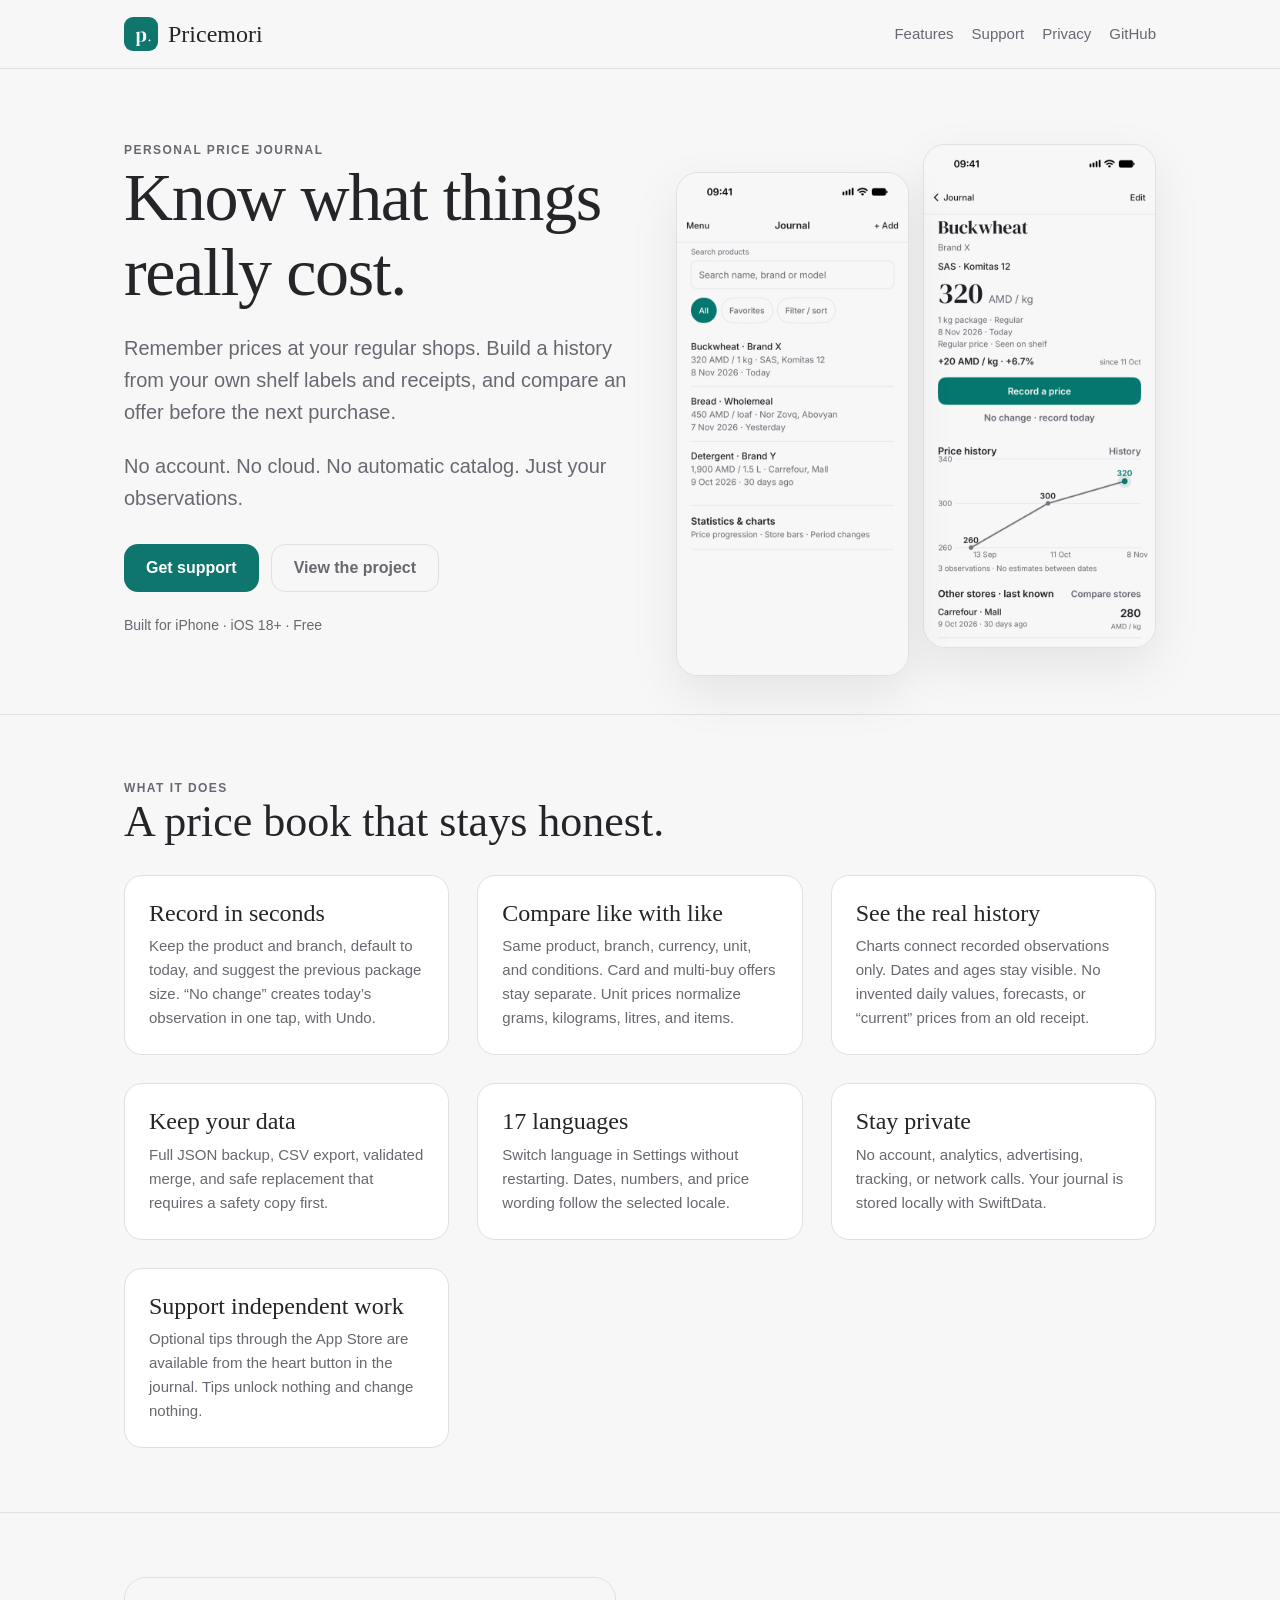
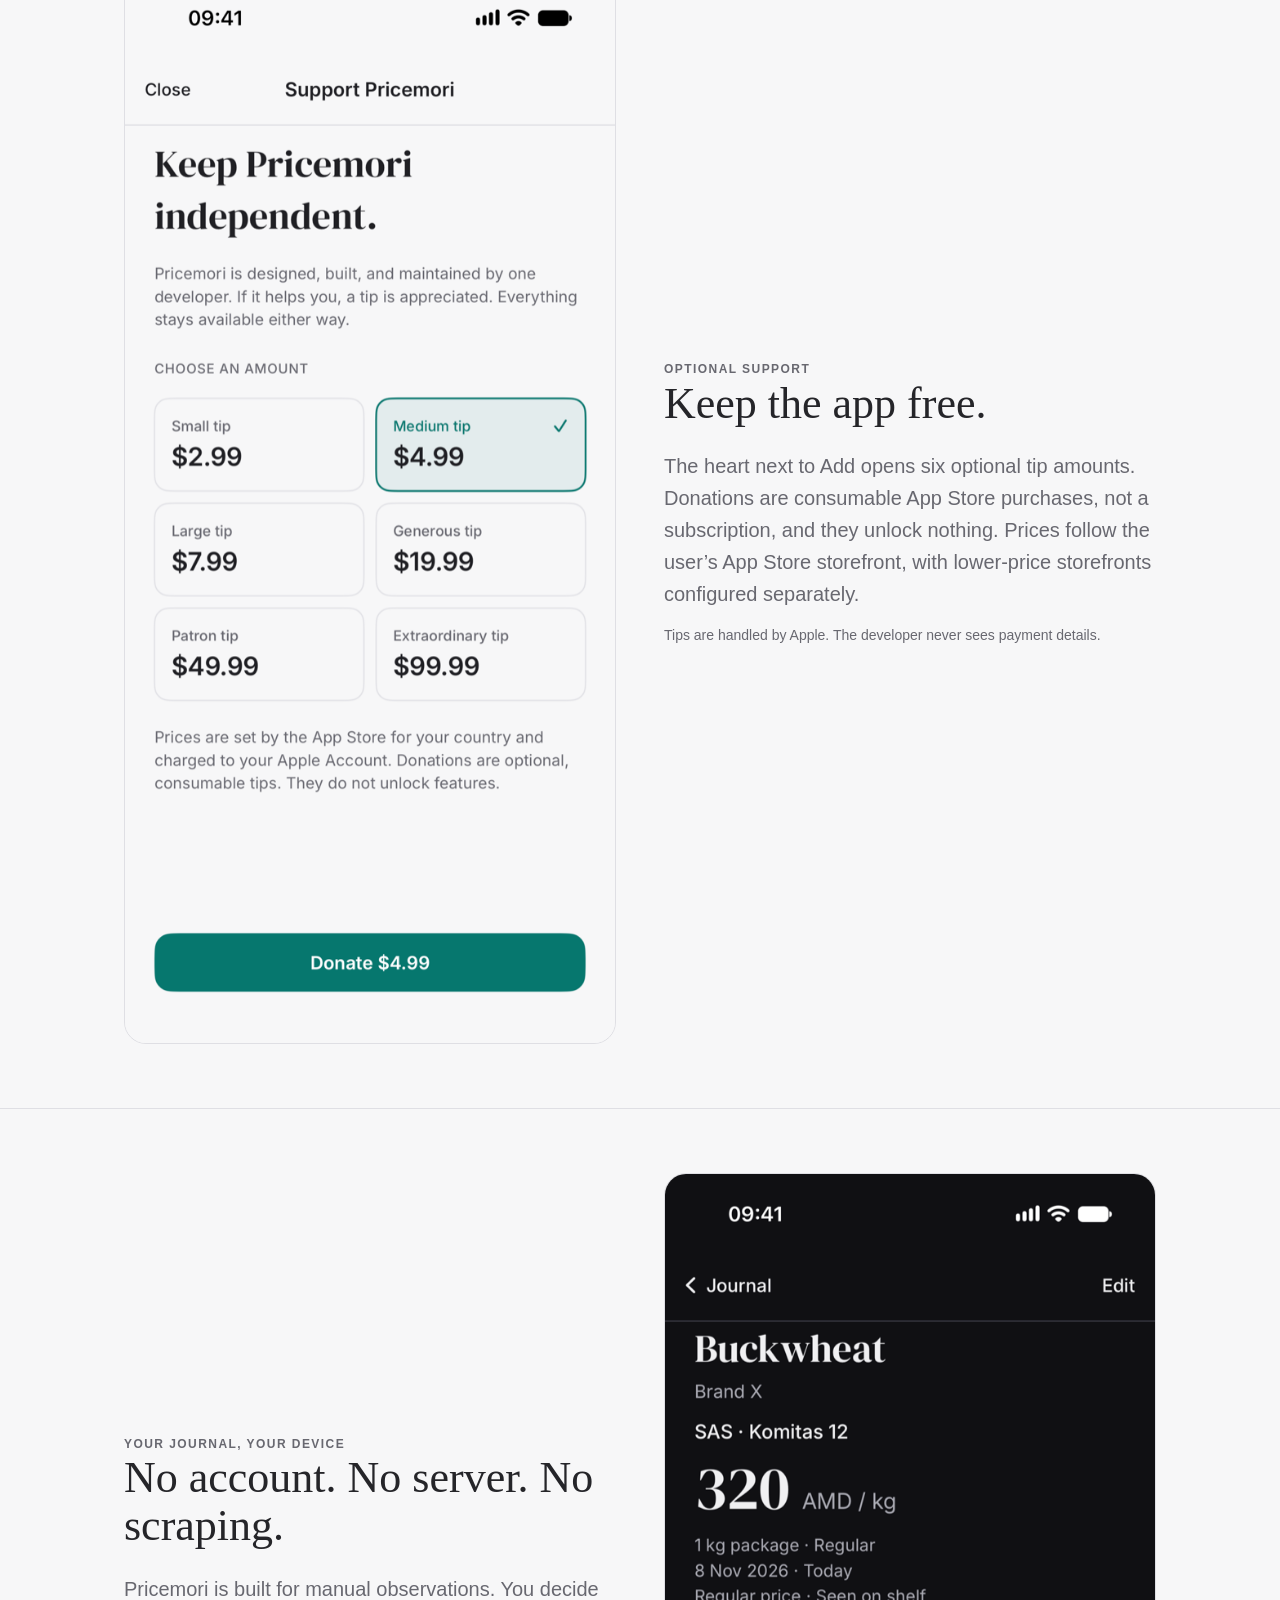
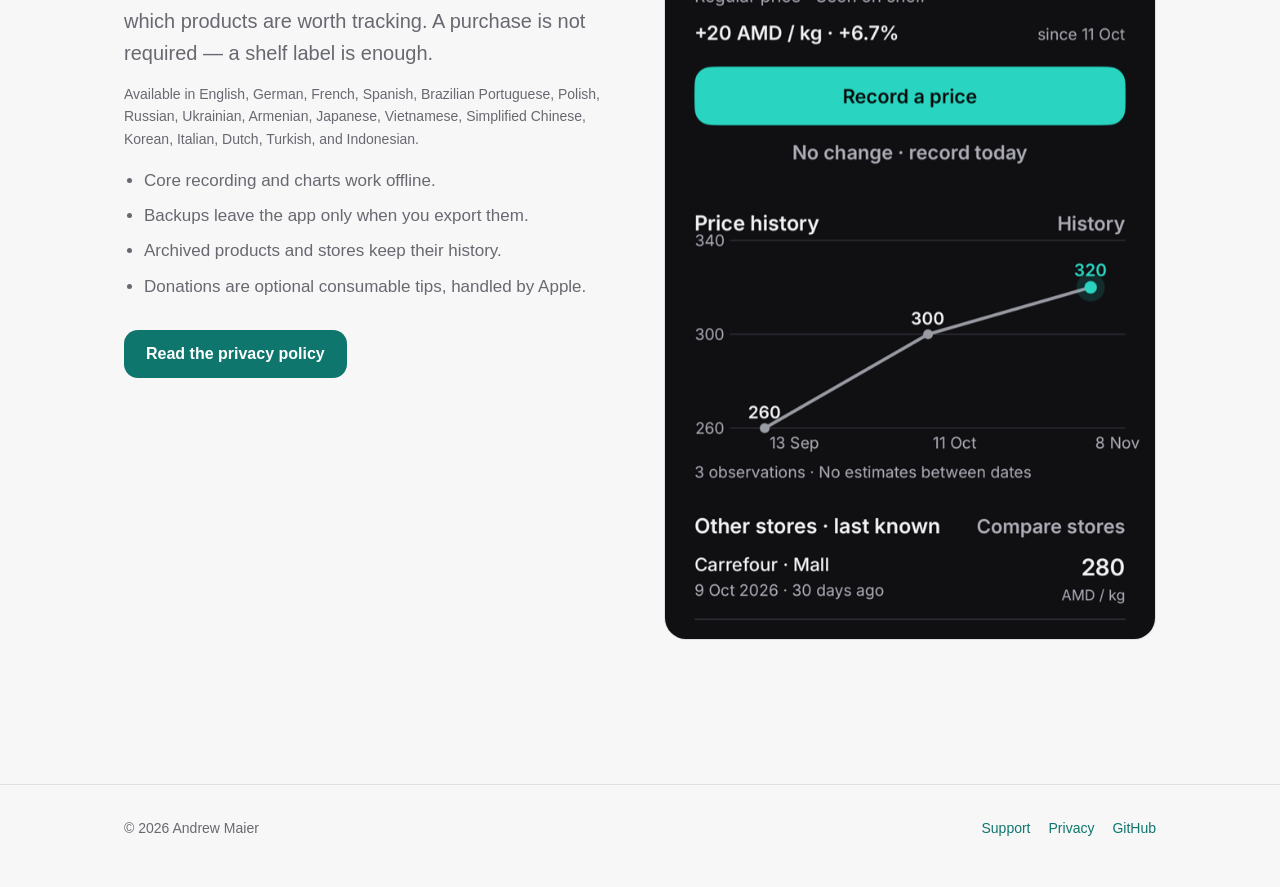
<file: site/index.html>
<!doctype html>
<html lang="en">
<head>
  <meta charset="utf-8">
  <meta name="viewport" content="width=device-width, initial-scale=1">
  <title>Pricemori — a private price journal</title>
  <meta name="description" content="Pricemori is a private, offline price journal for the shops you actually use. Record shelf prices, compare your own observations, and keep your history on your iPhone.">
  <link rel="icon" href="assets/app-icon.png">
  <link rel="stylesheet" href="style.css">
</head>
<body>
  <header class="site">
    <div class="wrap">
      <a class="brand" href="index.html"><img src="assets/app-icon.png" alt="">Pricemori</a>
      <nav class="site">
        <a href="#features">Features</a>
        <a href="support.html">Support</a>
        <a href="privacy.html">Privacy</a>
        <a href="https://github.com/Dronnn/pricemori">GitHub</a>
      </nav>
    </div>
  </header>

  <main>
    <div class="wrap">
      <section class="hero">
        <div>
          <div class="eyebrow">Personal price journal</div>
          <h1>Know what things really cost.</h1>
          <p class="lede">Remember prices at your regular shops. Build a history from your own shelf labels and receipts, and compare an offer before the next purchase.</p>
          <p class="lede">No account. No cloud. No automatic catalog. Just your observations.</p>
          <div class="actions">
            <a class="button" href="support.html">Get support</a>
            <a class="button secondary" href="https://github.com/Dronnn/pricemori">View the project</a>
          </div>
          <p class="fine" style="margin-top: 22px;">Built for iPhone · iOS 18+ · Free</p>
        </div>
        <div class="hero-shots">
          <img src="assets/journal-light.png" alt="Pricemori journal">
          <img src="assets/product-light.png" alt="Pricemori product price history">
        </div>
      </section>
    </div>

    <section class="band" id="features">
      <div class="wrap">
        <div class="eyebrow">What it does</div>
        <h2>A price book that stays honest.</h2>
        <div class="features">
          <div class="feature">
            <h3>Record in seconds</h3>
            <p>Keep the product and branch, default to today, and suggest the previous package size. “No change” creates today’s observation in one tap, with Undo.</p>
          </div>
          <div class="feature">
            <h3>Compare like with like</h3>
            <p>Same product, branch, currency, unit, and conditions. Card and multi-buy offers stay separate. Unit prices normalize grams, kilograms, litres, and items.</p>
          </div>
          <div class="feature">
            <h3>See the real history</h3>
            <p>Charts connect recorded observations only. Dates and ages stay visible. No invented daily values, forecasts, or “current” prices from an old receipt.</p>
          </div>
          <div class="feature">
            <h3>Keep your data</h3>
            <p>Full JSON backup, CSV export, validated merge, and safe replacement that requires a safety copy first.</p>
          </div>
          <div class="feature">
            <h3>17 languages</h3>
            <p>Switch language in Settings without restarting. Dates, numbers, and price wording follow the selected locale.</p>
          </div>
          <div class="feature">
            <h3>Stay private</h3>
            <p>No account, analytics, advertising, tracking, or network calls. Your journal is stored locally with SwiftData.</p>
          </div>
          <div class="feature">
            <h3>Support independent work</h3>
            <p>Optional tips through the App Store are available from the heart button in the journal. Tips unlock nothing and change nothing.</p>
          </div>
        </div>
      </div>
    </section>

    <section class="band">
      <div class="wrap promise">
        <img src="assets/donation-light.png" alt="Optional Pricemori donation screen">
        <div>
          <div class="eyebrow">Optional support</div>
          <h2>Keep the app free.</h2>
          <p class="lede">The heart next to Add opens six optional tip amounts. Donations are consumable App Store purchases, not a subscription, and they unlock nothing. Prices follow the user’s App Store storefront, with lower-price storefronts configured separately.</p>
          <p class="fine">Tips are handled by Apple. The developer never sees payment details.</p>
        </div>
      </div>
    </section>

    <section class="band">
      <div class="wrap promise">
        <div>
          <div class="eyebrow">Your journal, your device</div>
          <h2>No account. No server. No scraping.</h2>
          <p class="lede">Pricemori is built for manual observations. You decide which products are worth tracking. A purchase is not required — a shelf label is enough.</p>
          <p class="fine">Available in English, German, French, Spanish, Brazilian Portuguese, Polish, Russian, Ukrainian, Armenian, Japanese, Vietnamese, Simplified Chinese, Korean, Italian, Dutch, Turkish, and Indonesian.</p>
          <ul>
            <li>Core recording and charts work offline.</li>
            <li>Backups leave the app only when you export them.</li>
            <li>Archived products and stores keep their history.</li>
            <li>Donations are optional consumable tips, handled by Apple.</li>
          </ul>
          <div class="actions">
            <a class="button" href="privacy.html">Read the privacy policy</a>
          </div>
        </div>
        <img src="assets/product-dark.png" alt="Pricemori product screen in dark mode">
      </div>
    </section>
  </main>

  <footer class="site">
    <div class="wrap">
      <span>© 2026 Andrew Maier</span>
      <nav>
        <a href="support.html">Support</a>
        <a href="privacy.html">Privacy</a>
        <a href="https://github.com/Dronnn/pricemori">GitHub</a>
      </nav>
    </div>
  </footer>
</body>
</html>
</file>
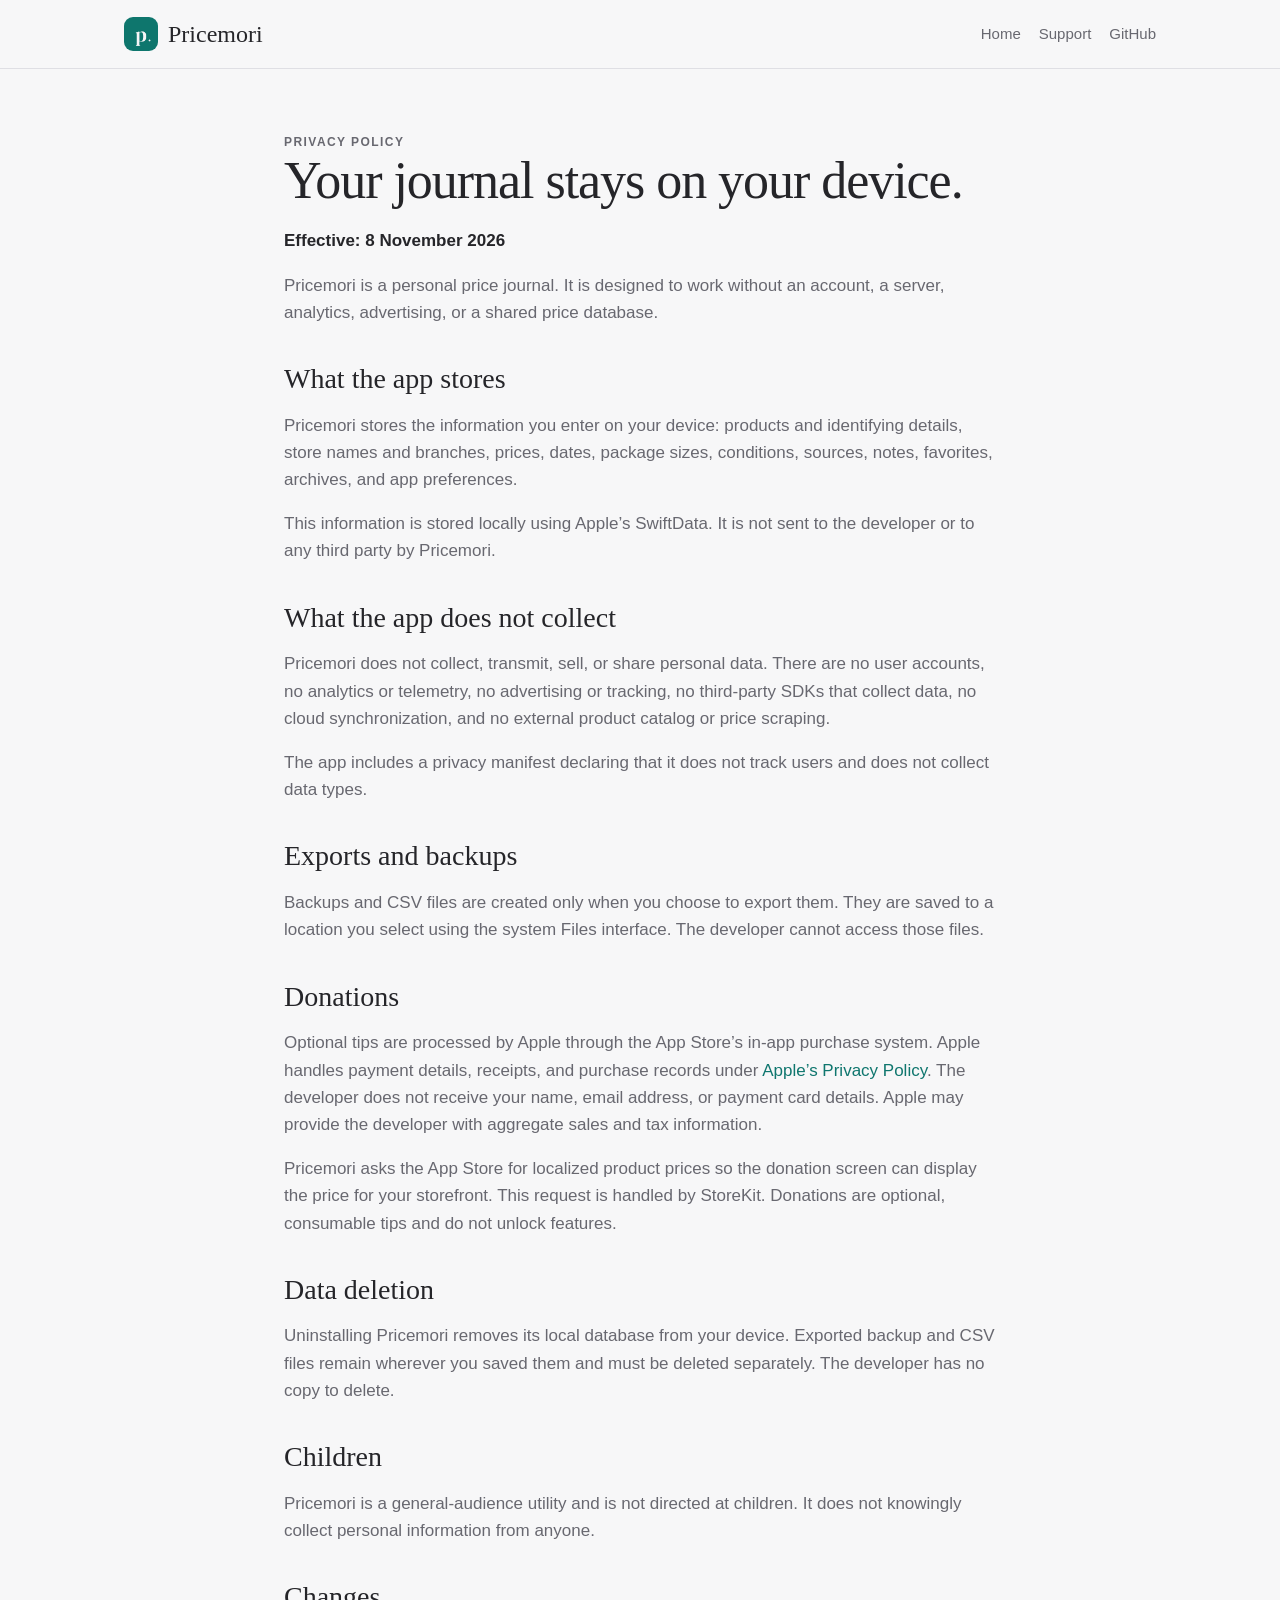
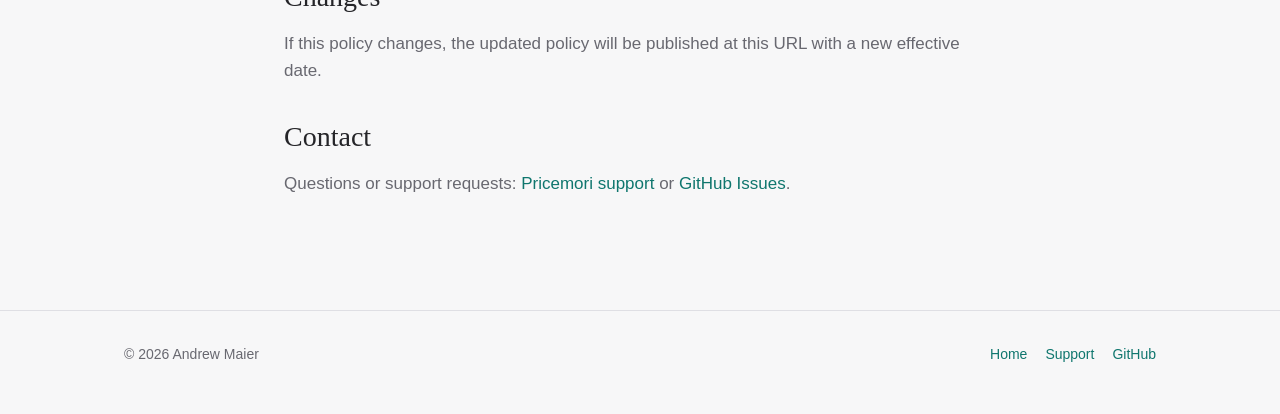
<file: site/privacy.html>
<!doctype html>
<html lang="en">
<head>
  <meta charset="utf-8">
  <meta name="viewport" content="width=device-width, initial-scale=1">
  <title>Privacy — Pricemori</title>
  <meta name="description" content="Pricemori privacy policy: local storage, no accounts, no analytics, no tracking.">
  <link rel="icon" href="assets/app-icon.png">
  <link rel="stylesheet" href="style.css">
</head>
<body>
  <header class="site">
    <div class="wrap">
      <a class="brand" href="index.html"><img src="assets/app-icon.png" alt="">Pricemori</a>
      <nav class="site">
        <a href="index.html">Home</a>
        <a href="support.html">Support</a>
        <a href="https://github.com/Dronnn/pricemori">GitHub</a>
      </nav>
    </div>
  </header>

  <main class="page">
    <div class="eyebrow">Privacy policy</div>
    <h1>Your journal stays on your device.</h1>
    <p><strong>Effective: 8 November 2026</strong></p>
    <p>Pricemori is a personal price journal. It is designed to work without an account, a server, analytics, advertising, or a shared price database.</p>

    <h2>What the app stores</h2>
    <p>Pricemori stores the information you enter on your device: products and identifying details, store names and branches, prices, dates, package sizes, conditions, sources, notes, favorites, archives, and app preferences.</p>
    <p>This information is stored locally using Apple’s SwiftData. It is not sent to the developer or to any third party by Pricemori.</p>

    <h2>What the app does not collect</h2>
    <p>Pricemori does not collect, transmit, sell, or share personal data. There are no user accounts, no analytics or telemetry, no advertising or tracking, no third-party SDKs that collect data, no cloud synchronization, and no external product catalog or price scraping.</p>
    <p>The app includes a privacy manifest declaring that it does not track users and does not collect data types.</p>

    <h2>Exports and backups</h2>
    <p>Backups and CSV files are created only when you choose to export them. They are saved to a location you select using the system Files interface. The developer cannot access those files.</p>

    <h2>Donations</h2>
    <p>Optional tips are processed by Apple through the App Store’s in-app purchase system. Apple handles payment details, receipts, and purchase records under <a href="https://www.apple.com/legal/privacy/">Apple’s Privacy Policy</a>. The developer does not receive your name, email address, or payment card details. Apple may provide the developer with aggregate sales and tax information.</p>
    <p>Pricemori asks the App Store for localized product prices so the donation screen can display the price for your storefront. This request is handled by StoreKit. Donations are optional, consumable tips and do not unlock features.</p>

    <h2>Data deletion</h2>
    <p>Uninstalling Pricemori removes its local database from your device. Exported backup and CSV files remain wherever you saved them and must be deleted separately. The developer has no copy to delete.</p>

    <h2>Children</h2>
    <p>Pricemori is a general-audience utility and is not directed at children. It does not knowingly collect personal information from anyone.</p>

    <h2>Changes</h2>
    <p>If this policy changes, the updated policy will be published at this URL with a new effective date.</p>

    <h2>Contact</h2>
    <p>Questions or support requests: <a href="support.html">Pricemori support</a> or <a href="https://github.com/Dronnn/pricemori/issues">GitHub Issues</a>.</p>
  </main>

  <footer class="site">
    <div class="wrap">
      <span>© 2026 Andrew Maier</span>
      <nav>
        <a href="index.html">Home</a>
        <a href="support.html">Support</a>
        <a href="https://github.com/Dronnn/pricemori">GitHub</a>
      </nav>
    </div>
  </footer>
</body>
</html>
</file>
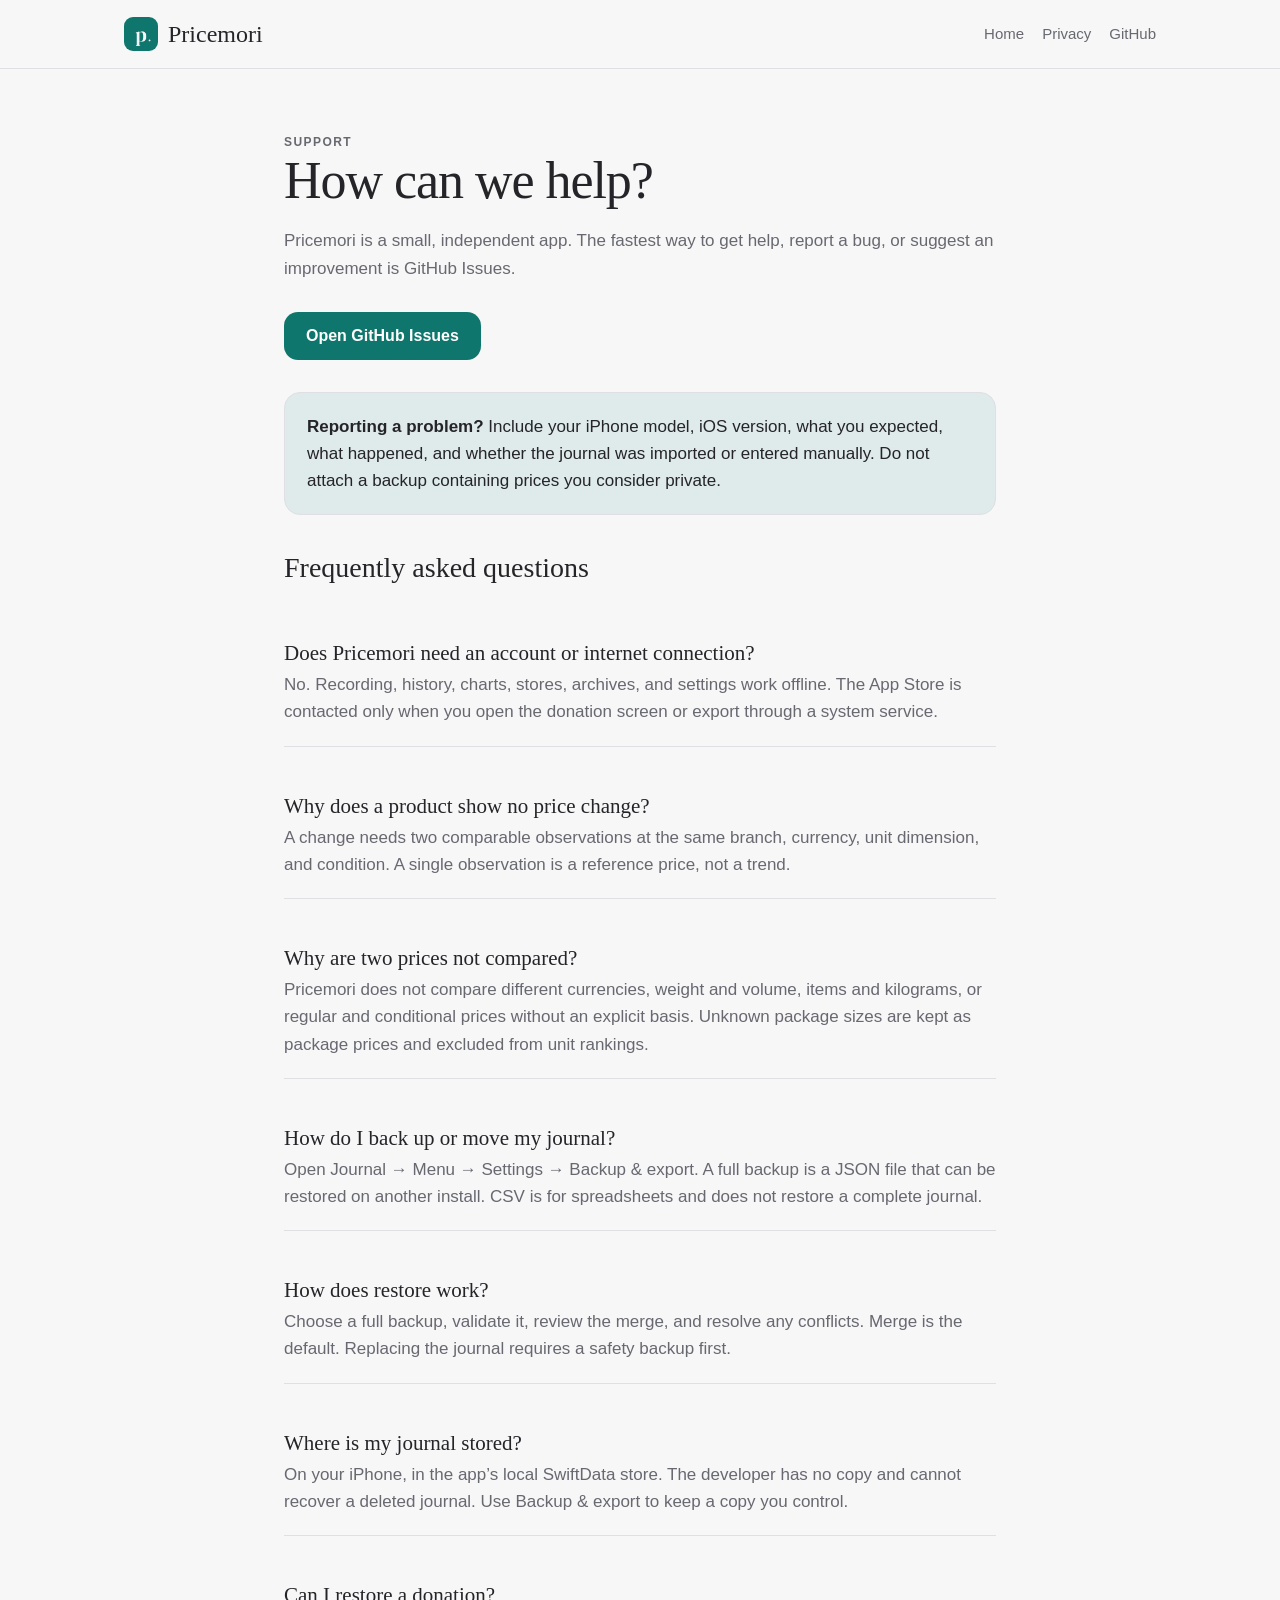
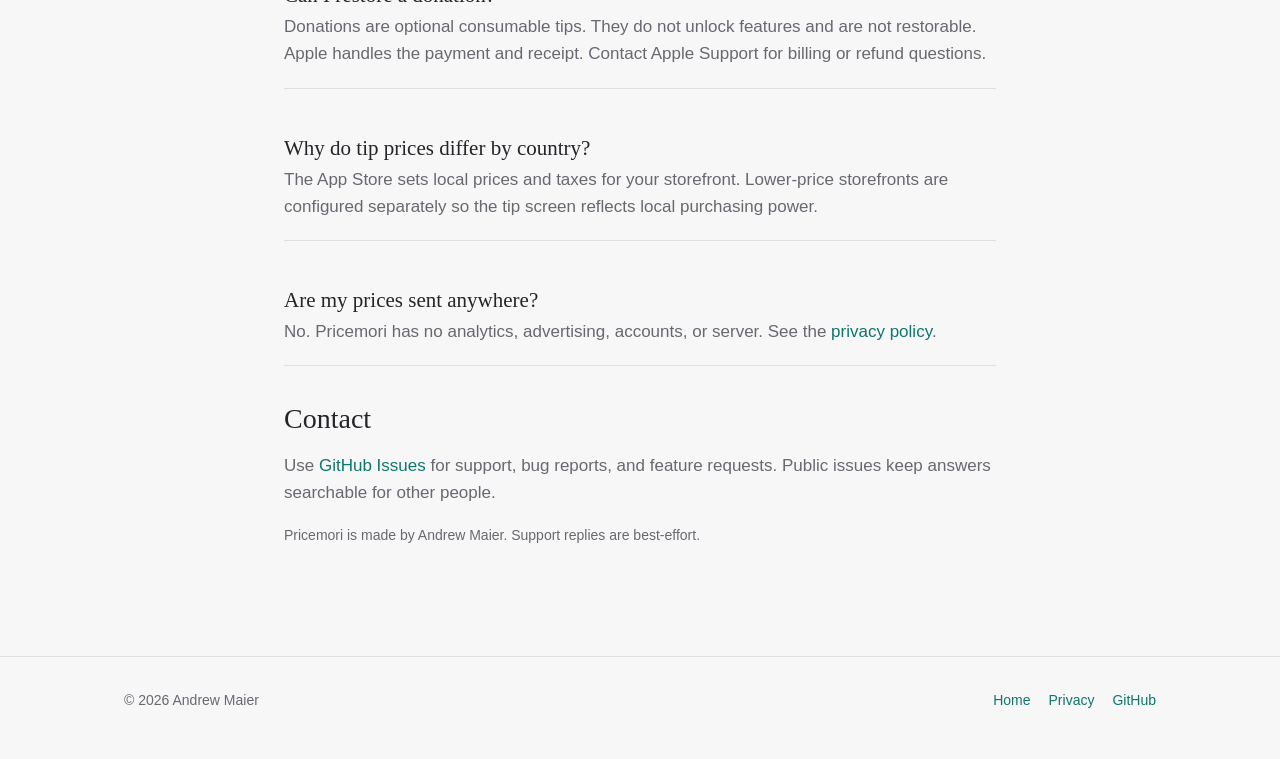
<file: site/support.html>
<!doctype html>
<html lang="en">
<head>
  <meta charset="utf-8">
  <meta name="viewport" content="width=device-width, initial-scale=1">
  <title>Support — Pricemori</title>
  <meta name="description" content="Pricemori support, frequently asked questions, and contact information.">
  <link rel="icon" href="assets/app-icon.png">
  <link rel="stylesheet" href="style.css">
</head>
<body>
  <header class="site">
    <div class="wrap">
      <a class="brand" href="index.html"><img src="assets/app-icon.png" alt="">Pricemori</a>
      <nav class="site">
        <a href="index.html">Home</a>
        <a href="privacy.html">Privacy</a>
        <a href="https://github.com/Dronnn/pricemori">GitHub</a>
      </nav>
    </div>
  </header>

  <main class="page">
    <div class="eyebrow">Support</div>
    <h1>How can we help?</h1>
    <p>Pricemori is a small, independent app. The fastest way to get help, report a bug, or suggest an improvement is GitHub Issues.</p>

    <div class="actions">
      <a class="button" href="https://github.com/Dronnn/pricemori/issues">Open GitHub Issues</a>
    </div>

    <div class="callout" style="margin-top: 32px;">
      <strong>Reporting a problem?</strong> Include your iPhone model, iOS version, what you expected, what happened, and whether the journal was imported or entered manually. Do not attach a backup containing prices you consider private.
    </div>

    <h2>Frequently asked questions</h2>

    <div class="faq">
      <h3>Does Pricemori need an account or internet connection?</h3>
      <p>No. Recording, history, charts, stores, archives, and settings work offline. The App Store is contacted only when you open the donation screen or export through a system service.</p>
    </div>

    <div class="faq">
      <h3>Why does a product show no price change?</h3>
      <p>A change needs two comparable observations at the same branch, currency, unit dimension, and condition. A single observation is a reference price, not a trend.</p>
    </div>

    <div class="faq">
      <h3>Why are two prices not compared?</h3>
      <p>Pricemori does not compare different currencies, weight and volume, items and kilograms, or regular and conditional prices without an explicit basis. Unknown package sizes are kept as package prices and excluded from unit rankings.</p>
    </div>

    <div class="faq">
      <h3>How do I back up or move my journal?</h3>
      <p>Open Journal → Menu → Settings → Backup &amp; export. A full backup is a JSON file that can be restored on another install. CSV is for spreadsheets and does not restore a complete journal.</p>
    </div>

    <div class="faq">
      <h3>How does restore work?</h3>
      <p>Choose a full backup, validate it, review the merge, and resolve any conflicts. Merge is the default. Replacing the journal requires a safety backup first.</p>
    </div>

    <div class="faq">
      <h3>Where is my journal stored?</h3>
      <p>On your iPhone, in the app’s local SwiftData store. The developer has no copy and cannot recover a deleted journal. Use Backup &amp; export to keep a copy you control.</p>
    </div>

    <div class="faq">
      <h3>Can I restore a donation?</h3>
      <p>Donations are optional consumable tips. They do not unlock features and are not restorable. Apple handles the payment and receipt. Contact Apple Support for billing or refund questions.</p>
    </div>

    <div class="faq">
      <h3>Why do tip prices differ by country?</h3>
      <p>The App Store sets local prices and taxes for your storefront. Lower-price storefronts are configured separately so the tip screen reflects local purchasing power.</p>
    </div>

    <div class="faq">
      <h3>Are my prices sent anywhere?</h3>
      <p>No. Pricemori has no analytics, advertising, accounts, or server. See the <a href="privacy.html">privacy policy</a>.</p>
    </div>

    <h2>Contact</h2>
    <p>Use <a href="https://github.com/Dronnn/pricemori/issues">GitHub Issues</a> for support, bug reports, and feature requests. Public issues keep answers searchable for other people.</p>
    <p class="fine">Pricemori is made by Andrew Maier. Support replies are best-effort.</p>
  </main>

  <footer class="site">
    <div class="wrap">
      <span>© 2026 Andrew Maier</span>
      <nav>
        <a href="index.html">Home</a>
        <a href="privacy.html">Privacy</a>
        <a href="https://github.com/Dronnn/pricemori">GitHub</a>
      </nav>
    </div>
  </footer>
</body>
</html>
</file>
<file: site/style.css>
:root {
  --bg: #f7f7f8;
  --surface: #ffffff;
  --text: #252529;
  --secondary: #686870;
  --line: #dfdfe4;
  --accent: #0f766e;
  --accent-soft: rgba(15, 118, 110, 0.1);
  --serif: "Iowan Old Style", "Palatino Linotype", Georgia, serif;
  --sans: -apple-system, BlinkMacSystemFont, "Segoe UI", sans-serif;
}

@media (prefers-color-scheme: dark) {
  :root {
    --bg: #17171a;
    --surface: #1d1d21;
    --text: #f0f0f2;
    --secondary: #aaaab3;
    --line: #3a3a42;
    --accent: #2dd4bf;
    --accent-soft: rgba(45, 212, 191, 0.1);
  }
}

* { box-sizing: border-box; }

html { scroll-behavior: smooth; }

body {
  margin: 0;
  background: var(--bg);
  color: var(--text);
  font-family: var(--sans);
  font-size: 17px;
  line-height: 1.6;
  -webkit-font-smoothing: antialiased;
}

a { color: var(--accent); text-decoration: none; }
a:hover { text-decoration: underline; }

.wrap {
  max-width: 1080px;
  margin: 0 auto;
  padding: 0 24px;
}

header.site {
  border-bottom: 1px solid var(--line);
  background: var(--bg);
}

header.site .wrap {
  display: flex;
  align-items: center;
  gap: 12px;
  min-height: 68px;
}

.brand {
  display: flex;
  align-items: center;
  gap: 10px;
  color: var(--text);
  font-family: var(--serif);
  font-size: 24px;
}

.brand img {
  width: 34px;
  height: 34px;
  border-radius: 9px;
}

nav.site {
  margin-left: auto;
  display: flex;
  gap: 18px;
  font-size: 15px;
}

nav.site a { color: var(--secondary); }

main { padding-bottom: 80px; }

.hero {
  display: grid;
  grid-template-columns: 1.05fr 1fr;
  gap: 48px;
  align-items: center;
  padding: 72px 0 64px;
}

.eyebrow {
  color: var(--secondary);
  font-size: 12px;
  font-weight: 600;
  letter-spacing: 0.12em;
  text-transform: uppercase;
}

h1, h2, h3 {
  font-family: var(--serif);
  font-weight: 400;
  line-height: 1.1;
  margin: 0;
}

h1 {
  font-size: clamp(42px, 6vw, 68px);
  letter-spacing: -0.02em;
}

h2 {
  font-size: clamp(30px, 4vw, 44px);
  margin-bottom: 18px;
}

h3 { font-size: 24px; margin-bottom: 8px; }

.lede {
  color: var(--secondary);
  font-size: 20px;
  max-width: 540px;
  margin: 22px 0 0;
}

.actions {
  display: flex;
  flex-wrap: wrap;
  gap: 12px;
  margin-top: 30px;
}

.button {
  display: inline-flex;
  align-items: center;
  justify-content: center;
  min-height: 48px;
  padding: 0 22px;
  border-radius: 14px;
  background: var(--accent);
  color: #fff;
  font-size: 16px;
  font-weight: 600;
}

@media (prefers-color-scheme: dark) {
  .button { color: #0d1313; }
}

.button.secondary {
  background: transparent;
  color: var(--secondary);
  border: 1px solid var(--line);
}

.hero-shots {
  display: grid;
  grid-template-columns: 1fr 1fr;
  gap: 14px;
  align-items: start;
}

.hero-shots img {
  width: 100%;
  border-radius: 22px;
  border: 1px solid var(--line);
  box-shadow: 0 18px 50px rgba(0, 0, 0, 0.08);
}

.hero-shots img:first-child { transform: translateY(28px); }

section.band {
  border-top: 1px solid var(--line);
  padding: 64px 0;
}

.features {
  display: grid;
  grid-template-columns: repeat(3, 1fr);
  gap: 28px;
  margin-top: 28px;
}

.feature {
  padding: 24px;
  border: 1px solid var(--line);
  border-radius: 18px;
  background: var(--surface);
}

.feature p { color: var(--secondary); margin: 0; font-size: 15px; }

.promise {
  display: grid;
  grid-template-columns: 1fr 1fr;
  gap: 48px;
  align-items: center;
}

.promise img {
  width: 100%;
  border-radius: 22px;
  border: 1px solid var(--line);
}

.promise ul { padding-left: 20px; color: var(--secondary); }
.promise li { margin: 8px 0; }

.fine {
  color: var(--secondary);
  font-size: 14px;
}

footer.site {
  border-top: 1px solid var(--line);
  padding: 32px 0 48px;
  color: var(--secondary);
  font-size: 14px;
}

footer.site .wrap {
  display: flex;
  flex-wrap: wrap;
  gap: 18px;
  align-items: center;
}

footer.site nav { margin-left: auto; display: flex; gap: 18px; }

.page {
  max-width: 760px;
  margin: 0 auto;
  padding: 64px 24px 96px;
}

.page h1 { font-size: clamp(36px, 5vw, 52px); margin-bottom: 18px; }
.page h2 { font-size: 28px; margin: 38px 0 10px; }
.page h3 { font-size: 21px; margin: 28px 0 6px; }
.page p, .page li { color: var(--secondary); }
.page ul { padding-left: 22px; }
.page strong { color: var(--text); }

.callout {
  padding: 20px 22px;
  border-radius: 16px;
  background: var(--accent-soft);
  border: 1px solid var(--line);
  color: var(--text);
}

.faq {
  padding: 20px 0;
  border-bottom: 1px solid var(--line);
}

.faq h3 { margin-bottom: 6px; }
.faq p { margin: 0; }

@media (max-width: 820px) {
  .hero, .promise { grid-template-columns: 1fr; }
  .hero { padding-top: 48px; gap: 36px; }
  .features { grid-template-columns: 1fr; }
  .hero-shots img:first-child { transform: none; }
  nav.site { gap: 12px; font-size: 14px; }
}
</file>
